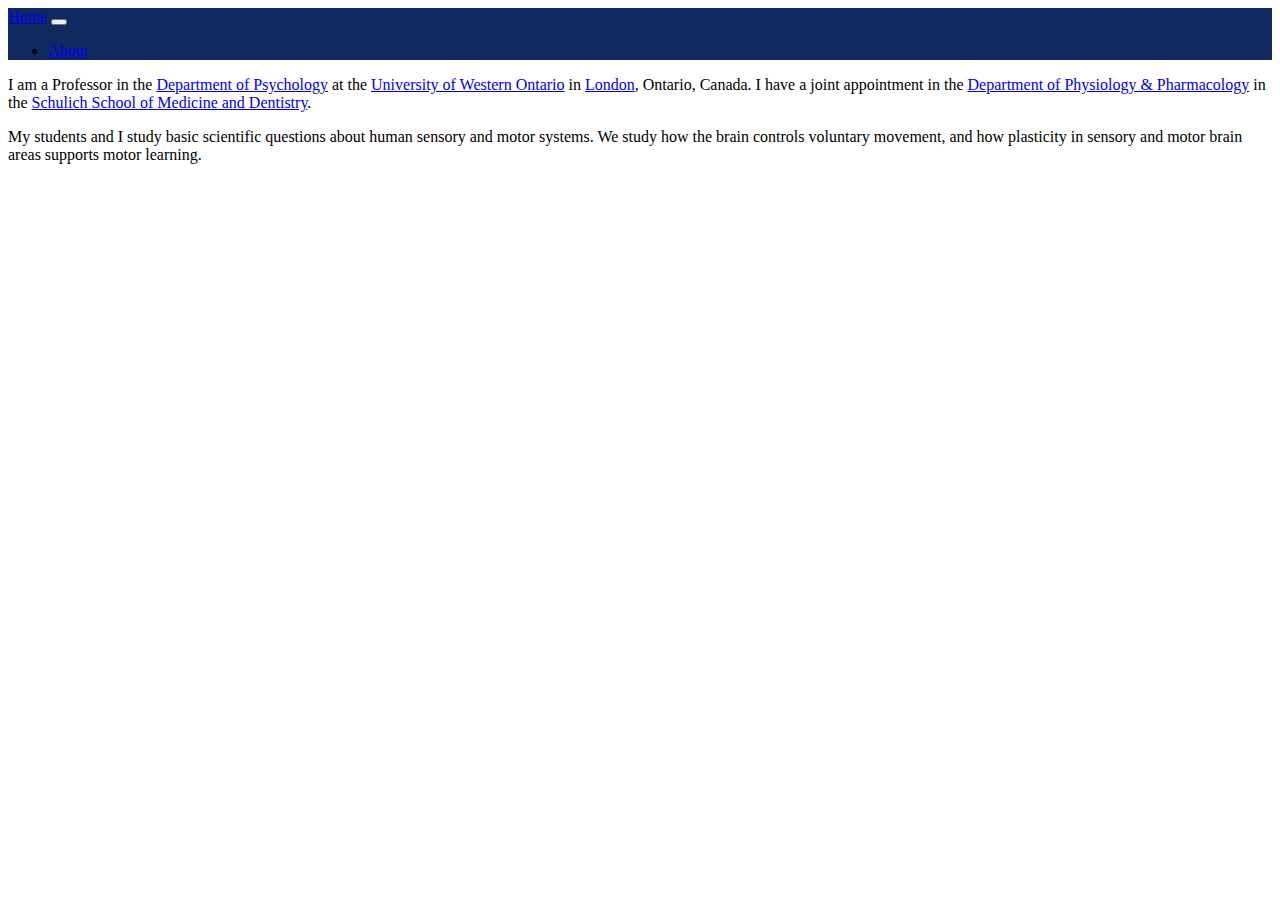
<file: bootstrap/index.html>
<!DOCTYPE html>
<html lang="en">

<head>
    <meta charset="UTF-8">
    <meta name="viewport" content="width=device-width, initial-scale=1.0">
    <title>Bootstrap Demo</title>
    <link href="https://cdn.jsdelivr.net/npm/bootstrap@5.3.8/dist/css/bootstrap.min.css" rel="stylesheet" integrity="sha384-sRIl4kxILFvY47J16cr9ZwB07vP4J8+LH7qKQnuqkuIAvNWLzeN8tE5YBujZqJLB" crossorigin="anonymous">
</head>

<body>
    
  <main>
    <nav class="navbar fixed-top navbar-expand-md navbar-dark" style="background-color: #102a5f;">
      <div class="container">
        <a class="navbar-brand" href="index.html">Home</a>
        <button class="navbar-toggler" type="button" data-bs-toggle="collapse" data-bs-target="#navbarResponsive" aria-controls="navbarResponsive" aria-expanded="false" aria-label="Toggle navigation">
          <span class="navbar-toggler-icon"></span>
        </button>
        <div class="collapse navbar-collapse" id="navbarResponsive">
          <ul class="navbar-nav me-auto">
            <li class="nav-item">
              <a class="nav-link" href="about.html">About</a>
            </li>
            </li>
          </ul>
        </div>
      </div>
    </nav>
    
    <div class="container mt-5 pt-5">
      <p>I am a Professor in the <a href="http://psychology.uwo.ca">Department of Psychology</a> at the <a href="https://www.uwo.ca">University of Western Ontario</a> in <a href="https://london.ca/living-london">London</a>, Ontario, Canada. I have a joint appointment in the <a href="https://www.schulich.uwo.ca/physpharm/">Department of Physiology &amp; Pharmacology</a> in the <a href="https://www.schulich.uwo.ca">Schulich School of Medicine and Dentistry</a>.</p>
      <p>My students and I study basic scientific questions about human sensory and motor systems. We study how the brain controls voluntary movement, and how plasticity in sensory and motor brain areas supports motor learning.</p>
    </div>

  </main>
  
    <script src="https://cdn.jsdelivr.net/npm/bootstrap@5.3.8/dist/js/bootstrap.bundle.min.js" integrity="sha384-FKyoEForCGlyvwx9Hj09JcYn3nv7wiPVlz7YYwJrWVcXK/BmnVDxM+D2scQbITxI" crossorigin="anonymous"></script>
</body>
</html>
</file>
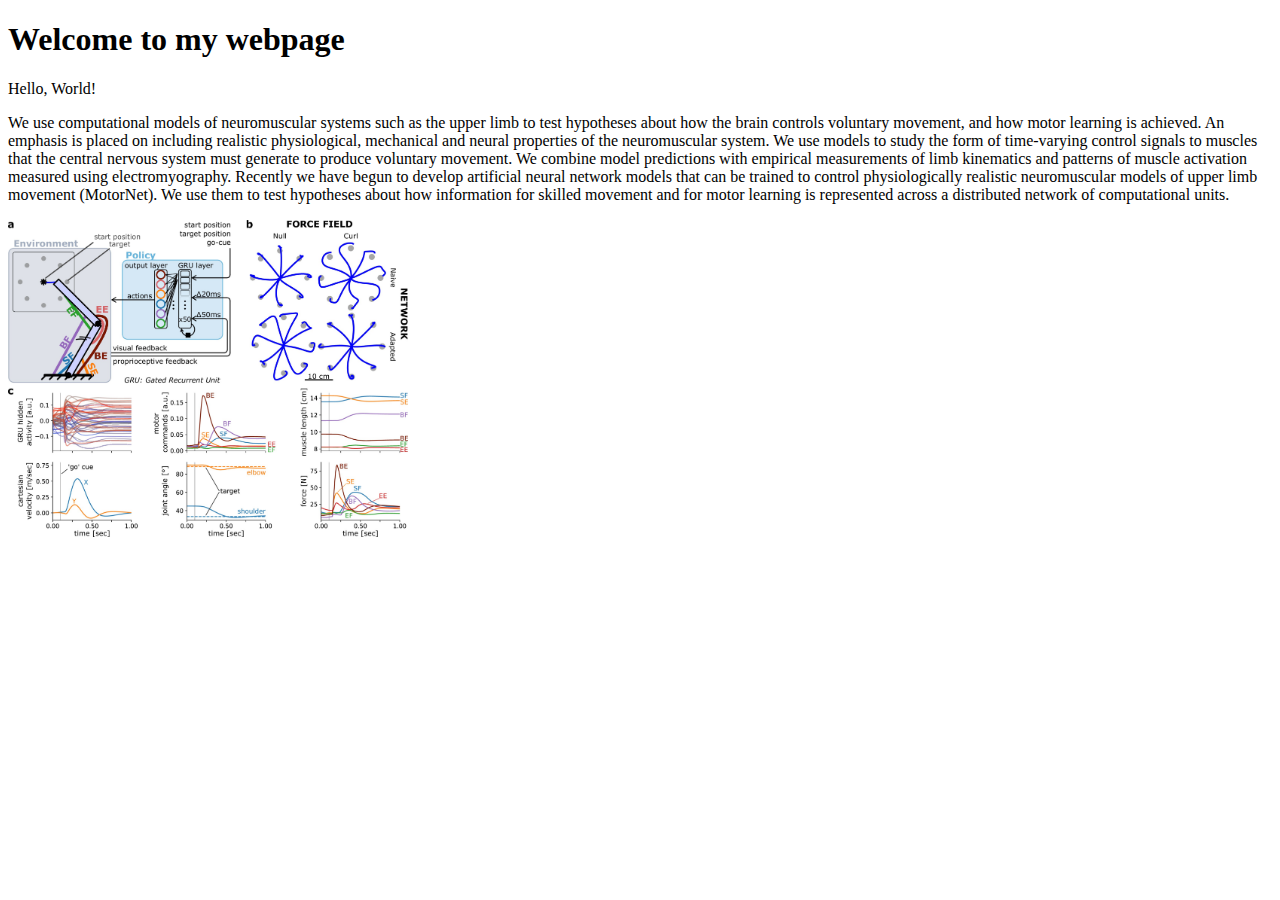
<file: html/index.html>
<!DOCTYPE html>
<html lang="en">

<head>
    <meta charset="UTF-8">
    <meta name="viewport" content="width=device-width, initial-scale=1.0">
    <title>My Webpage</title>
    <!-- <link rel="stylesheet" href="style.css"> -->
</head>

<body>

    <h1>Welcome to my webpage</h1>
    
    <p>Hello, World!</p>

    <div class="container">
    
        <p class="text">
            We use computational models of neuromuscular systems such as the upper limb to test hypotheses about how the brain controls voluntary movement, and how motor learning is achieved. An emphasis is placed on including realistic physiological, mechanical and neural properties of the neuromuscular system. We use models to study the form of time-varying control signals to muscles that the central nervous system must generate to produce voluntary movement. We combine model predictions with empirical measurements of limb kinematics and patterns of muscle activation measured using electromyography. Recently we have begun to develop artificial neural network models that can be trained to control physiologically realistic neuromuscular models of upper limb movement (MotorNet). We use them to test hypotheses about how information for skilled movement and for motor learning is represented across a distributed network of computational units.
        </p>

        <div class="image">
            <img src="motornet_fig.jpg" style="max-width: 400px;">
        </div>
    
    </div>

</body>

</html>
</file>
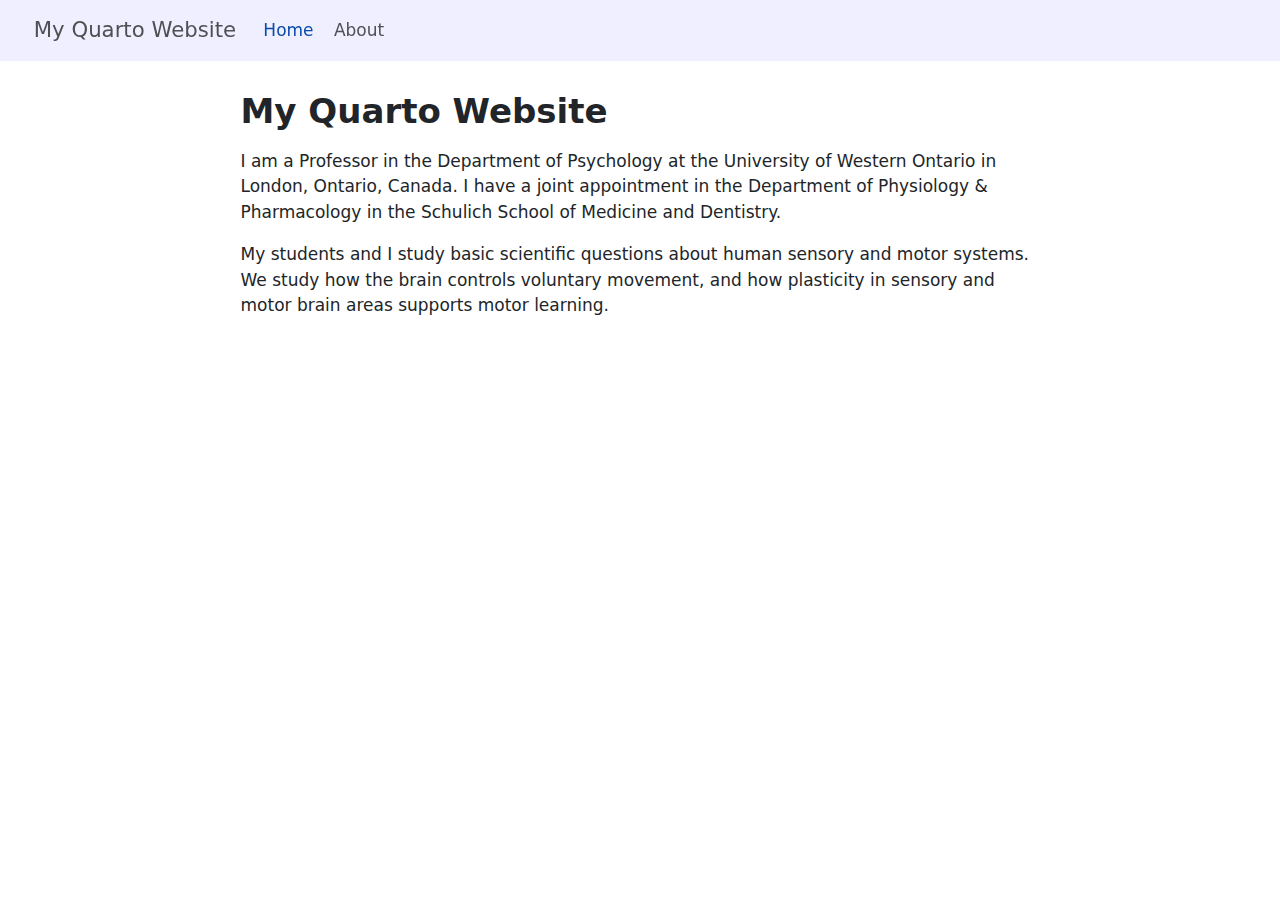
<file: quarto/docs/index.html>
<!DOCTYPE html>
<html xmlns="http://www.w3.org/1999/xhtml" lang="en" xml:lang="en"><head>

<meta charset="utf-8">
<meta name="generator" content="quarto-1.8.25">

<meta name="viewport" content="width=device-width, initial-scale=1.0, user-scalable=yes">


<title>My Quarto Website</title>
<style>
code{white-space: pre-wrap;}
span.smallcaps{font-variant: small-caps;}
div.columns{display: flex; gap: min(4vw, 1.5em);}
div.column{flex: auto; overflow-x: auto;}
div.hanging-indent{margin-left: 1.5em; text-indent: -1.5em;}
ul.task-list{list-style: none;}
ul.task-list li input[type="checkbox"] {
  width: 0.8em;
  margin: 0 0.8em 0.2em -1em; /* quarto-specific, see https://github.com/quarto-dev/quarto-cli/issues/4556 */ 
  vertical-align: middle;
}
</style>


<script src="site_libs/quarto-nav/quarto-nav.js"></script>
<script src="site_libs/clipboard/clipboard.min.js"></script>
<script src="site_libs/quarto-search/autocomplete.umd.js"></script>
<script src="site_libs/quarto-search/fuse.min.js"></script>
<script src="site_libs/quarto-search/quarto-search.js"></script>
<meta name="quarto:offset" content="./">
<script src="site_libs/quarto-html/quarto.js" type="module"></script>
<script src="site_libs/quarto-html/tabsets/tabsets.js" type="module"></script>
<script src="site_libs/quarto-html/axe/axe-check.js" type="module"></script>
<script src="site_libs/quarto-html/popper.min.js"></script>
<script src="site_libs/quarto-html/tippy.umd.min.js"></script>
<script src="site_libs/quarto-html/anchor.min.js"></script>
<link href="site_libs/quarto-html/tippy.css" rel="stylesheet">
<link href="site_libs/quarto-html/quarto-syntax-highlighting-7b89279ff1a6dce999919e0e67d4d9ec.css" rel="stylesheet" id="quarto-text-highlighting-styles">
<script src="site_libs/bootstrap/bootstrap.min.js"></script>
<link href="site_libs/bootstrap/bootstrap-icons.css" rel="stylesheet">
<link href="site_libs/bootstrap/bootstrap-b9db5a986f36853ee3c22a79d7babf1d.min.css" rel="stylesheet" append-hash="true" id="quarto-bootstrap" data-mode="light">
<script id="quarto-search-options" type="application/json">{
  "location": "navbar",
  "copy-button": false,
  "collapse-after": 3,
  "panel-placement": "end",
  "type": "overlay",
  "limit": 50,
  "keyboard-shortcut": [
    "f",
    "/",
    "s"
  ],
  "show-item-context": false,
  "language": {
    "search-no-results-text": "No results",
    "search-matching-documents-text": "matching documents",
    "search-copy-link-title": "Copy link to search",
    "search-hide-matches-text": "Hide additional matches",
    "search-more-match-text": "more match in this document",
    "search-more-matches-text": "more matches in this document",
    "search-clear-button-title": "Clear",
    "search-text-placeholder": "",
    "search-detached-cancel-button-title": "Cancel",
    "search-submit-button-title": "Submit",
    "search-label": "Search"
  }
}</script>


</head>

<body class="nav-fixed fullcontent quarto-light">

<div id="quarto-search-results"></div>
  <header id="quarto-header" class="headroom fixed-top">
    <nav class="navbar navbar-expand-lg " data-bs-theme="dark">
      <div class="navbar-container container-fluid">
      <div class="navbar-brand-container mx-auto">
    <a href="./index.html" class="navbar-brand navbar-brand-logo">
    </a>
    <a class="navbar-brand" href="./index.html">
    <span class="navbar-title">My Quarto Website</span>
    </a>
  </div>
          <button class="navbar-toggler" type="button" data-bs-toggle="collapse" data-bs-target="#navbarCollapse" aria-controls="navbarCollapse" role="menu" aria-expanded="false" aria-label="Toggle navigation" onclick="if (window.quartoToggleHeadroom) { window.quartoToggleHeadroom(); }">
  <span class="navbar-toggler-icon"></span>
</button>
          <div class="collapse navbar-collapse" id="navbarCollapse">
            <ul class="navbar-nav navbar-nav-scroll me-auto">
  <li class="nav-item">
    <a class="nav-link active" href="./index.html" aria-current="page"> 
<span class="menu-text">Home</span></a>
  </li>  
  <li class="nav-item">
    <a class="nav-link" href="./about.html"> 
<span class="menu-text">About</span></a>
  </li>  
</ul>
          </div> <!-- /navcollapse -->
            <div class="quarto-navbar-tools">
</div>
      </div> <!-- /container-fluid -->
    </nav>
</header>
<!-- content -->
<div id="quarto-content" class="quarto-container page-columns page-rows-contents page-layout-article page-navbar">
<!-- sidebar -->
<!-- margin-sidebar -->
    
<!-- main -->
<main class="content" id="quarto-document-content">

<header id="title-block-header" class="quarto-title-block default">
<div class="quarto-title">
<h1 class="title">My Quarto Website</h1>
</div>



<div class="quarto-title-meta">

    
  
    
  </div>
  


</header>


<p>I am a Professor in the Department of Psychology at the University of Western Ontario in London, Ontario, Canada. I have a joint appointment in the Department of Physiology &amp; Pharmacology in the Schulich School of Medicine and Dentistry.</p>
<p>My students and I study basic scientific questions about human sensory and motor systems. We study how the brain controls voluntary movement, and how plasticity in sensory and motor brain areas supports motor learning.</p>



</main> <!-- /main -->
<script id="quarto-html-after-body" type="application/javascript">
  window.document.addEventListener("DOMContentLoaded", function (event) {
    const icon = "";
    const anchorJS = new window.AnchorJS();
    anchorJS.options = {
      placement: 'right',
      icon: icon
    };
    anchorJS.add('.anchored');
    const isCodeAnnotation = (el) => {
      for (const clz of el.classList) {
        if (clz.startsWith('code-annotation-')) {                     
          return true;
        }
      }
      return false;
    }
    const onCopySuccess = function(e) {
      // button target
      const button = e.trigger;
      // don't keep focus
      button.blur();
      // flash "checked"
      button.classList.add('code-copy-button-checked');
      var currentTitle = button.getAttribute("title");
      button.setAttribute("title", "Copied!");
      let tooltip;
      if (window.bootstrap) {
        button.setAttribute("data-bs-toggle", "tooltip");
        button.setAttribute("data-bs-placement", "left");
        button.setAttribute("data-bs-title", "Copied!");
        tooltip = new bootstrap.Tooltip(button, 
          { trigger: "manual", 
            customClass: "code-copy-button-tooltip",
            offset: [0, -8]});
        tooltip.show();    
      }
      setTimeout(function() {
        if (tooltip) {
          tooltip.hide();
          button.removeAttribute("data-bs-title");
          button.removeAttribute("data-bs-toggle");
          button.removeAttribute("data-bs-placement");
        }
        button.setAttribute("title", currentTitle);
        button.classList.remove('code-copy-button-checked');
      }, 1000);
      // clear code selection
      e.clearSelection();
    }
    const getTextToCopy = function(trigger) {
      const outerScaffold = trigger.parentElement.cloneNode(true);
      const codeEl = outerScaffold.querySelector('code');
      for (const childEl of codeEl.children) {
        if (isCodeAnnotation(childEl)) {
          childEl.remove();
        }
      }
      return codeEl.innerText;
    }
    const clipboard = new window.ClipboardJS('.code-copy-button:not([data-in-quarto-modal])', {
      text: getTextToCopy
    });
    clipboard.on('success', onCopySuccess);
    if (window.document.getElementById('quarto-embedded-source-code-modal')) {
      const clipboardModal = new window.ClipboardJS('.code-copy-button[data-in-quarto-modal]', {
        text: getTextToCopy,
        container: window.document.getElementById('quarto-embedded-source-code-modal')
      });
      clipboardModal.on('success', onCopySuccess);
    }
      var localhostRegex = new RegExp(/^(?:http|https):\/\/localhost\:?[0-9]*\//);
      var mailtoRegex = new RegExp(/^mailto:/);
        var filterRegex = new RegExp('/' + window.location.host + '/');
      var isInternal = (href) => {
          return filterRegex.test(href) || localhostRegex.test(href) || mailtoRegex.test(href);
      }
      // Inspect non-navigation links and adorn them if external
     var links = window.document.querySelectorAll('a[href]:not(.nav-link):not(.navbar-brand):not(.toc-action):not(.sidebar-link):not(.sidebar-item-toggle):not(.pagination-link):not(.no-external):not([aria-hidden]):not(.dropdown-item):not(.quarto-navigation-tool):not(.about-link)');
      for (var i=0; i<links.length; i++) {
        const link = links[i];
        if (!isInternal(link.href)) {
          // undo the damage that might have been done by quarto-nav.js in the case of
          // links that we want to consider external
          if (link.dataset.originalHref !== undefined) {
            link.href = link.dataset.originalHref;
          }
        }
      }
    function tippyHover(el, contentFn, onTriggerFn, onUntriggerFn) {
      const config = {
        allowHTML: true,
        maxWidth: 500,
        delay: 100,
        arrow: false,
        appendTo: function(el) {
            return el.parentElement;
        },
        interactive: true,
        interactiveBorder: 10,
        theme: 'quarto',
        placement: 'bottom-start',
      };
      if (contentFn) {
        config.content = contentFn;
      }
      if (onTriggerFn) {
        config.onTrigger = onTriggerFn;
      }
      if (onUntriggerFn) {
        config.onUntrigger = onUntriggerFn;
      }
      window.tippy(el, config); 
    }
    const noterefs = window.document.querySelectorAll('a[role="doc-noteref"]');
    for (var i=0; i<noterefs.length; i++) {
      const ref = noterefs[i];
      tippyHover(ref, function() {
        // use id or data attribute instead here
        let href = ref.getAttribute('data-footnote-href') || ref.getAttribute('href');
        try { href = new URL(href).hash; } catch {}
        const id = href.replace(/^#\/?/, "");
        const note = window.document.getElementById(id);
        if (note) {
          return note.innerHTML;
        } else {
          return "";
        }
      });
    }
    const xrefs = window.document.querySelectorAll('a.quarto-xref');
    const processXRef = (id, note) => {
      // Strip column container classes
      const stripColumnClz = (el) => {
        el.classList.remove("page-full", "page-columns");
        if (el.children) {
          for (const child of el.children) {
            stripColumnClz(child);
          }
        }
      }
      stripColumnClz(note)
      if (id === null || id.startsWith('sec-')) {
        // Special case sections, only their first couple elements
        const container = document.createElement("div");
        if (note.children && note.children.length > 2) {
          container.appendChild(note.children[0].cloneNode(true));
          for (let i = 1; i < note.children.length; i++) {
            const child = note.children[i];
            if (child.tagName === "P" && child.innerText === "") {
              continue;
            } else {
              container.appendChild(child.cloneNode(true));
              break;
            }
          }
          if (window.Quarto?.typesetMath) {
            window.Quarto.typesetMath(container);
          }
          return container.innerHTML
        } else {
          if (window.Quarto?.typesetMath) {
            window.Quarto.typesetMath(note);
          }
          return note.innerHTML;
        }
      } else {
        // Remove any anchor links if they are present
        const anchorLink = note.querySelector('a.anchorjs-link');
        if (anchorLink) {
          anchorLink.remove();
        }
        if (window.Quarto?.typesetMath) {
          window.Quarto.typesetMath(note);
        }
        if (note.classList.contains("callout")) {
          return note.outerHTML;
        } else {
          return note.innerHTML;
        }
      }
    }
    for (var i=0; i<xrefs.length; i++) {
      const xref = xrefs[i];
      tippyHover(xref, undefined, function(instance) {
        instance.disable();
        let url = xref.getAttribute('href');
        let hash = undefined; 
        if (url.startsWith('#')) {
          hash = url;
        } else {
          try { hash = new URL(url).hash; } catch {}
        }
        if (hash) {
          const id = hash.replace(/^#\/?/, "");
          const note = window.document.getElementById(id);
          if (note !== null) {
            try {
              const html = processXRef(id, note.cloneNode(true));
              instance.setContent(html);
            } finally {
              instance.enable();
              instance.show();
            }
          } else {
            // See if we can fetch this
            fetch(url.split('#')[0])
            .then(res => res.text())
            .then(html => {
              const parser = new DOMParser();
              const htmlDoc = parser.parseFromString(html, "text/html");
              const note = htmlDoc.getElementById(id);
              if (note !== null) {
                const html = processXRef(id, note);
                instance.setContent(html);
              } 
            }).finally(() => {
              instance.enable();
              instance.show();
            });
          }
        } else {
          // See if we can fetch a full url (with no hash to target)
          // This is a special case and we should probably do some content thinning / targeting
          fetch(url)
          .then(res => res.text())
          .then(html => {
            const parser = new DOMParser();
            const htmlDoc = parser.parseFromString(html, "text/html");
            const note = htmlDoc.querySelector('main.content');
            if (note !== null) {
              // This should only happen for chapter cross references
              // (since there is no id in the URL)
              // remove the first header
              if (note.children.length > 0 && note.children[0].tagName === "HEADER") {
                note.children[0].remove();
              }
              const html = processXRef(null, note);
              instance.setContent(html);
            } 
          }).finally(() => {
            instance.enable();
            instance.show();
          });
        }
      }, function(instance) {
      });
    }
        let selectedAnnoteEl;
        const selectorForAnnotation = ( cell, annotation) => {
          let cellAttr = 'data-code-cell="' + cell + '"';
          let lineAttr = 'data-code-annotation="' +  annotation + '"';
          const selector = 'span[' + cellAttr + '][' + lineAttr + ']';
          return selector;
        }
        const selectCodeLines = (annoteEl) => {
          const doc = window.document;
          const targetCell = annoteEl.getAttribute("data-target-cell");
          const targetAnnotation = annoteEl.getAttribute("data-target-annotation");
          const annoteSpan = window.document.querySelector(selectorForAnnotation(targetCell, targetAnnotation));
          const lines = annoteSpan.getAttribute("data-code-lines").split(",");
          const lineIds = lines.map((line) => {
            return targetCell + "-" + line;
          })
          let top = null;
          let height = null;
          let parent = null;
          if (lineIds.length > 0) {
              //compute the position of the single el (top and bottom and make a div)
              const el = window.document.getElementById(lineIds[0]);
              top = el.offsetTop;
              height = el.offsetHeight;
              parent = el.parentElement.parentElement;
            if (lineIds.length > 1) {
              const lastEl = window.document.getElementById(lineIds[lineIds.length - 1]);
              const bottom = lastEl.offsetTop + lastEl.offsetHeight;
              height = bottom - top;
            }
            if (top !== null && height !== null && parent !== null) {
              // cook up a div (if necessary) and position it 
              let div = window.document.getElementById("code-annotation-line-highlight");
              if (div === null) {
                div = window.document.createElement("div");
                div.setAttribute("id", "code-annotation-line-highlight");
                div.style.position = 'absolute';
                parent.appendChild(div);
              }
              div.style.top = top - 2 + "px";
              div.style.height = height + 4 + "px";
              div.style.left = 0;
              let gutterDiv = window.document.getElementById("code-annotation-line-highlight-gutter");
              if (gutterDiv === null) {
                gutterDiv = window.document.createElement("div");
                gutterDiv.setAttribute("id", "code-annotation-line-highlight-gutter");
                gutterDiv.style.position = 'absolute';
                const codeCell = window.document.getElementById(targetCell);
                const gutter = codeCell.querySelector('.code-annotation-gutter');
                gutter.appendChild(gutterDiv);
              }
              gutterDiv.style.top = top - 2 + "px";
              gutterDiv.style.height = height + 4 + "px";
            }
            selectedAnnoteEl = annoteEl;
          }
        };
        const unselectCodeLines = () => {
          const elementsIds = ["code-annotation-line-highlight", "code-annotation-line-highlight-gutter"];
          elementsIds.forEach((elId) => {
            const div = window.document.getElementById(elId);
            if (div) {
              div.remove();
            }
          });
          selectedAnnoteEl = undefined;
        };
          // Handle positioning of the toggle
      window.addEventListener(
        "resize",
        throttle(() => {
          elRect = undefined;
          if (selectedAnnoteEl) {
            selectCodeLines(selectedAnnoteEl);
          }
        }, 10)
      );
      function throttle(fn, ms) {
      let throttle = false;
      let timer;
        return (...args) => {
          if(!throttle) { // first call gets through
              fn.apply(this, args);
              throttle = true;
          } else { // all the others get throttled
              if(timer) clearTimeout(timer); // cancel #2
              timer = setTimeout(() => {
                fn.apply(this, args);
                timer = throttle = false;
              }, ms);
          }
        };
      }
        // Attach click handler to the DT
        const annoteDls = window.document.querySelectorAll('dt[data-target-cell]');
        for (const annoteDlNode of annoteDls) {
          annoteDlNode.addEventListener('click', (event) => {
            const clickedEl = event.target;
            if (clickedEl !== selectedAnnoteEl) {
              unselectCodeLines();
              const activeEl = window.document.querySelector('dt[data-target-cell].code-annotation-active');
              if (activeEl) {
                activeEl.classList.remove('code-annotation-active');
              }
              selectCodeLines(clickedEl);
              clickedEl.classList.add('code-annotation-active');
            } else {
              // Unselect the line
              unselectCodeLines();
              clickedEl.classList.remove('code-annotation-active');
            }
          });
        }
    const findCites = (el) => {
      const parentEl = el.parentElement;
      if (parentEl) {
        const cites = parentEl.dataset.cites;
        if (cites) {
          return {
            el,
            cites: cites.split(' ')
          };
        } else {
          return findCites(el.parentElement)
        }
      } else {
        return undefined;
      }
    };
    var bibliorefs = window.document.querySelectorAll('a[role="doc-biblioref"]');
    for (var i=0; i<bibliorefs.length; i++) {
      const ref = bibliorefs[i];
      const citeInfo = findCites(ref);
      if (citeInfo) {
        tippyHover(citeInfo.el, function() {
          var popup = window.document.createElement('div');
          citeInfo.cites.forEach(function(cite) {
            var citeDiv = window.document.createElement('div');
            citeDiv.classList.add('hanging-indent');
            citeDiv.classList.add('csl-entry');
            var biblioDiv = window.document.getElementById('ref-' + cite);
            if (biblioDiv) {
              citeDiv.innerHTML = biblioDiv.innerHTML;
            }
            popup.appendChild(citeDiv);
          });
          return popup.innerHTML;
        });
      }
    }
  });
  </script>
</div> <!-- /content -->




</body></html>
</file>
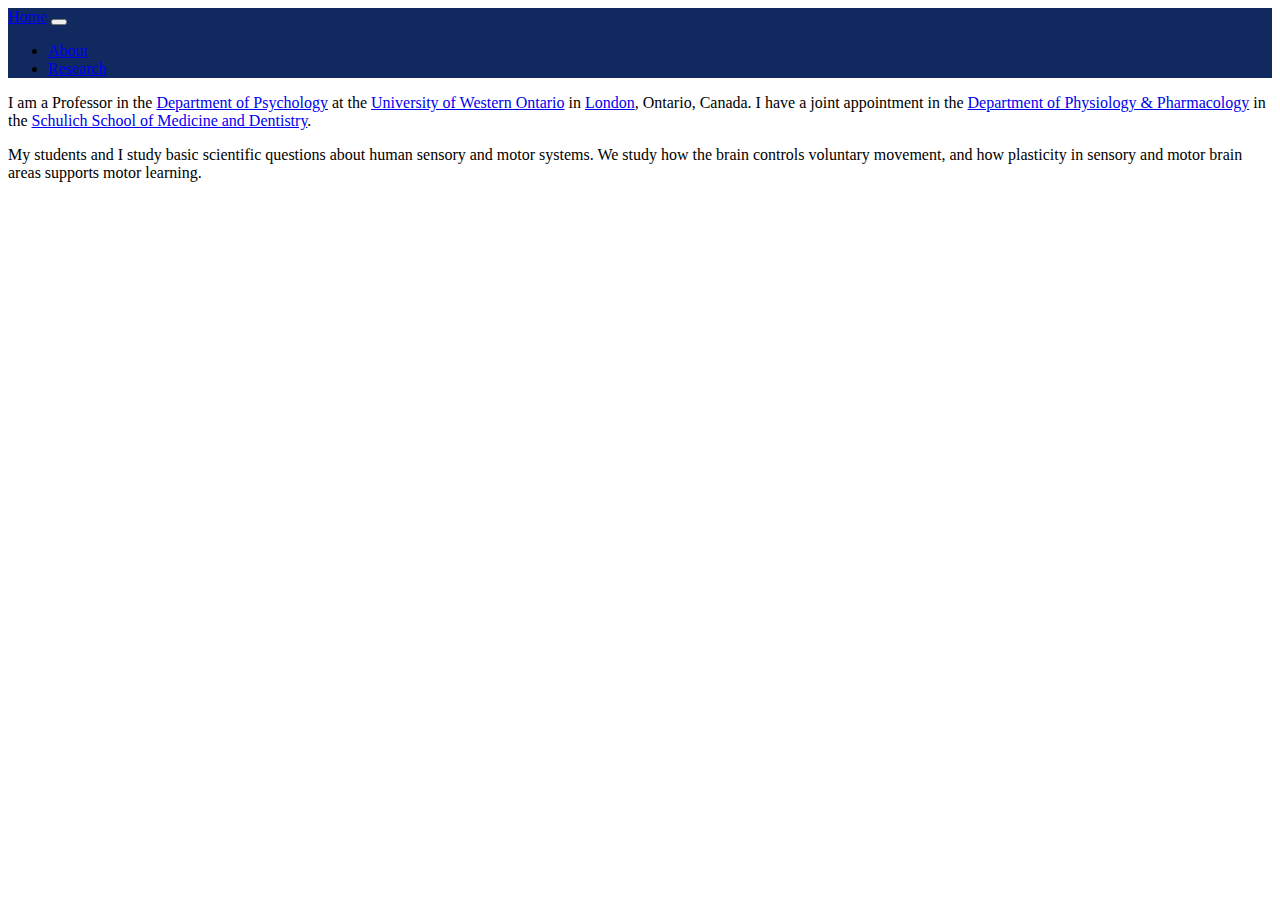
<file: bootstrap/about.html>
<!DOCTYPE html>
<html lang="en">

<head>
    <meta charset="UTF-8">
    <meta name="viewport" content="width=device-width, initial-scale=1.0">
    <title>Bootstrap Demo</title>
    <link href="https://cdn.jsdelivr.net/npm/bootstrap@5.3.8/dist/css/bootstrap.min.css" rel="stylesheet" integrity="sha384-sRIl4kxILFvY47J16cr9ZwB07vP4J8+LH7qKQnuqkuIAvNWLzeN8tE5YBujZqJLB" crossorigin="anonymous">
</head>

<body>
    
  <main>

    <nav class="navbar fixed-top navbar-expand-md navbar-dark" style="background-color: #102a5f;">
      <div class="container">
        <a class="navbar-brand" href="index.html">Home</a>
        <button class="navbar-toggler" type="button" data-bs-toggle="collapse" data-bs-target="#navbarResponsive" aria-controls="navbarResponsive" aria-expanded="false" aria-label="Toggle navigation">
          <span class="navbar-toggler-icon"></span>
        </button>
        <div class="collapse navbar-collapse" id="navbarResponsive">
          <ul class="navbar-nav me-auto">
            <li class="nav-item">
              <a class="nav-link active" href="about.html">About</a>
              </li>
            <li>
              <a class="nav-link" href="research.html">Research</a>
            </li>
            </li>
          </ul>
        </div>
      </div>
    </nav>
    
    <div class="container mt-5 pt-5">
      <p>I am a Professor in the <a href="http://psychology.uwo.ca">Department of Psychology</a> at the <a href="https://www.uwo.ca">University of Western Ontario</a> in <a href="https://london.ca/living-london">London</a>, Ontario, Canada. I have a joint appointment in the <a href="https://www.schulich.uwo.ca/physpharm/">Department of Physiology &amp; Pharmacology</a> in the <a href="https://www.schulich.uwo.ca">Schulich School of Medicine and Dentistry</a>.</p>
      <p>My students and I study basic scientific questions about human sensory and motor systems. We study how the brain controls voluntary movement, and how plasticity in sensory and motor brain areas supports motor learning.</p>
    </div>

  </main>
  
    <script src="https://cdn.jsdelivr.net/npm/bootstrap@5.3.8/dist/js/bootstrap.bundle.min.js" integrity="sha384-FKyoEForCGlyvwx9Hj09JcYn3nv7wiPVlz7YYwJrWVcXK/BmnVDxM+D2scQbITxI" crossorigin="anonymous"></script>
</body>
</html>
</file>
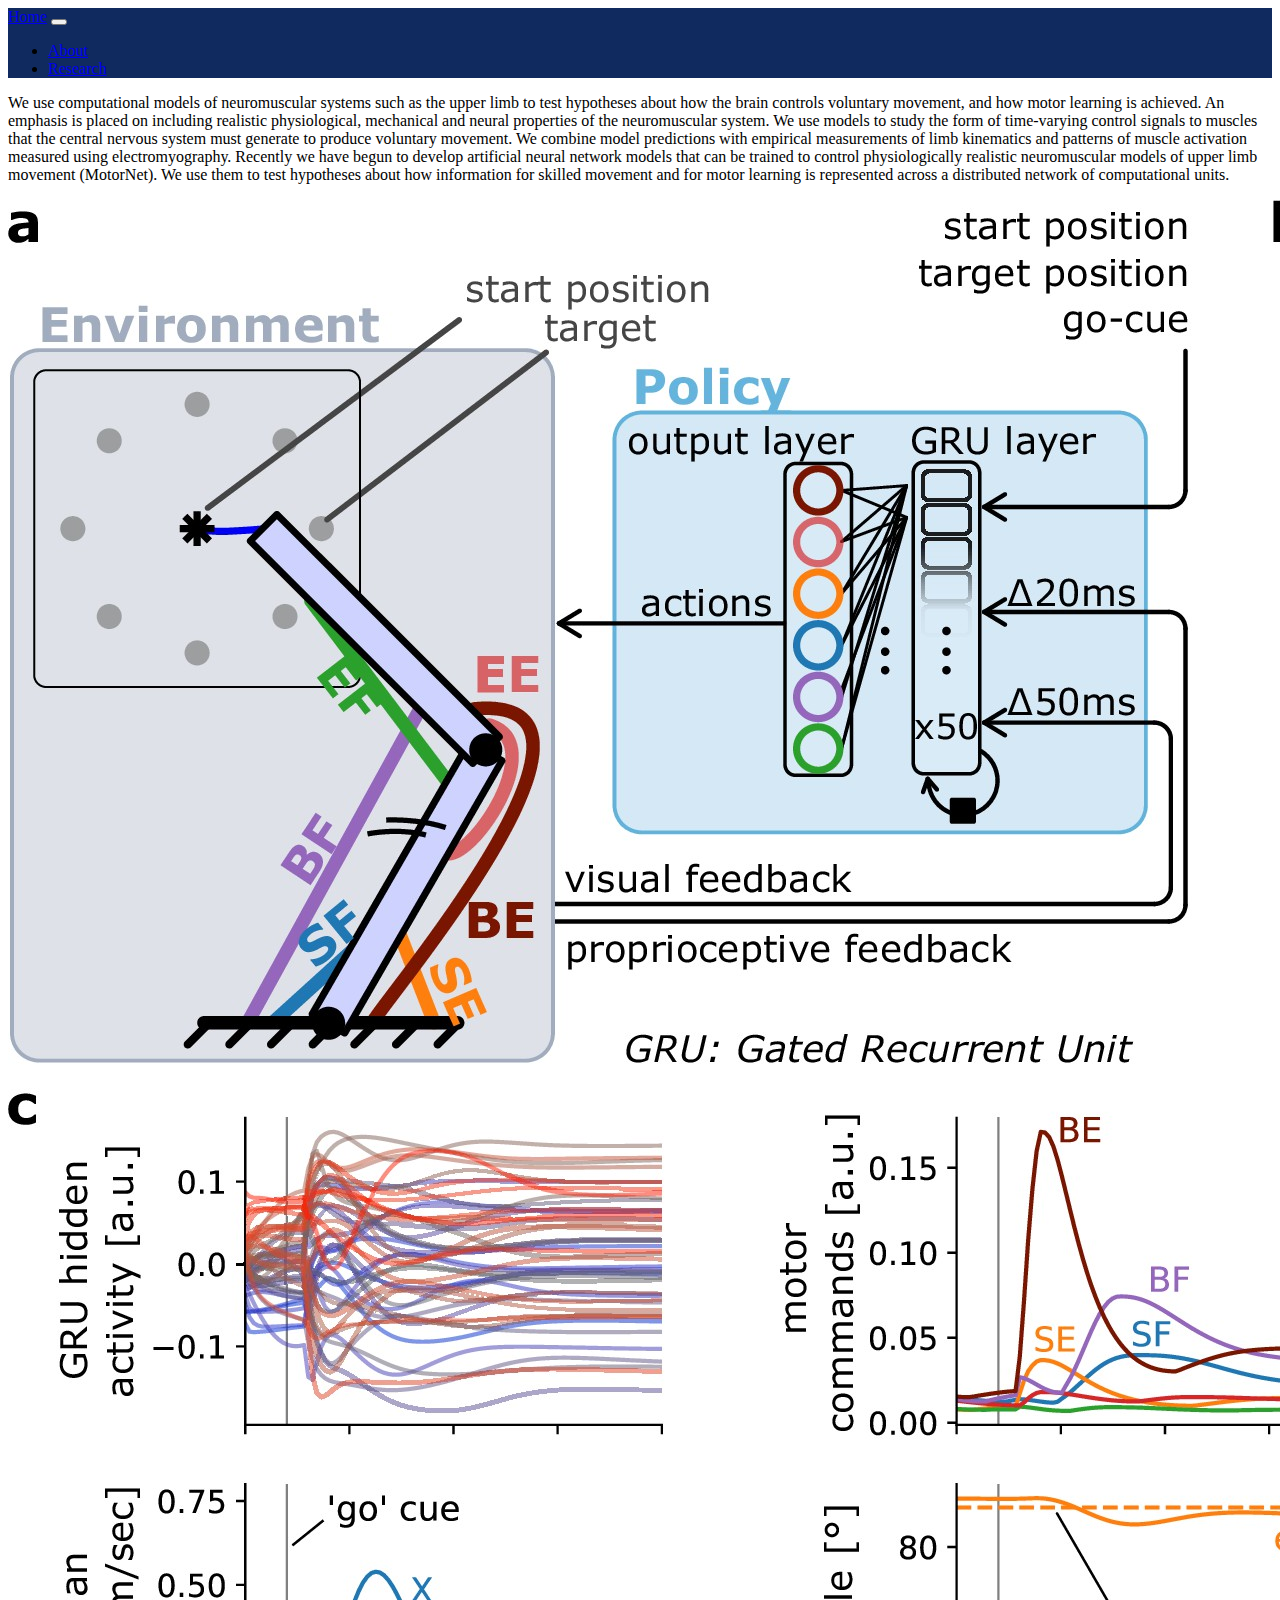
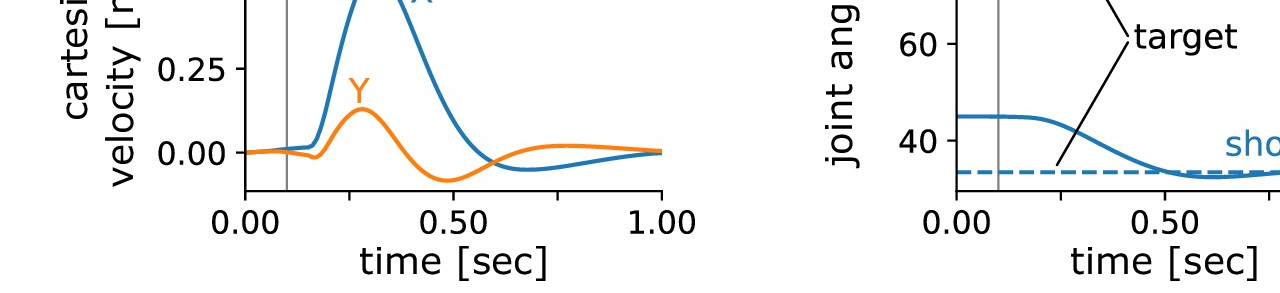
<file: bootstrap/research.html>
<!DOCTYPE html>
<html lang="en">

<head>
    <meta charset="UTF-8">
    <meta name="viewport" content="width=device-width, initial-scale=1.0">
    <title>Bootstrap Demo</title>
    <link href="https://cdn.jsdelivr.net/npm/bootstrap@5.3.8/dist/css/bootstrap.min.css" rel="stylesheet" integrity="sha384-sRIl4kxILFvY47J16cr9ZwB07vP4J8+LH7qKQnuqkuIAvNWLzeN8tE5YBujZqJLB" crossorigin="anonymous">
</head>

<body>
    
  <main>

    <nav class="navbar fixed-top navbar-expand-md navbar-dark" style="background-color: #102a5f;">
      <div class="container">
        <a class="navbar-brand" href="index.html">Home</a>
        <button class="navbar-toggler" type="button" data-bs-toggle="collapse" data-bs-target="#navbarResponsive" aria-controls="navbarResponsive" aria-expanded="false" aria-label="Toggle navigation">
          <span class="navbar-toggler-icon"></span>
        </button>
        <div class="collapse navbar-collapse" id="navbarResponsive">
          <ul class="navbar-nav me-auto">
            <li class="nav-item">
              <a class="nav-link" href="about.html">About</a>
              </li>
            <li>
              <a class="nav-link active" href="research.html">Research</a>
            </li>
            </li>
          </ul>
        </div>
      </div>
    </nav>
    
    <div class="container mt-5 pt-5">
       <p class="text">
            We use computational models of neuromuscular systems such as the upper limb to test hypotheses about how the brain controls voluntary movement, and how motor learning is achieved. An emphasis is placed on including realistic physiological, mechanical and neural properties of the neuromuscular system. We use models to study the form of time-varying control signals to muscles that the central nervous system must generate to produce voluntary movement. We combine model predictions with empirical measurements of limb kinematics and patterns of muscle activation measured using electromyography. Recently we have begun to develop artificial neural network models that can be trained to control physiologically realistic neuromuscular models of upper limb movement (MotorNet). We use them to test hypotheses about how information for skilled movement and for motor learning is represented across a distributed network of computational units.
        </p>
        <img src="motornet_fig.jpg" class="img-fluid rounded mx-auto d-block" alt="Responsive image">
    </div>

  </main>
  
    <script src="https://cdn.jsdelivr.net/npm/bootstrap@5.3.8/dist/js/bootstrap.bundle.min.js" integrity="sha384-FKyoEForCGlyvwx9Hj09JcYn3nv7wiPVlz7YYwJrWVcXK/BmnVDxM+D2scQbITxI" crossorigin="anonymous"></script>
</body>
</html>
</file>
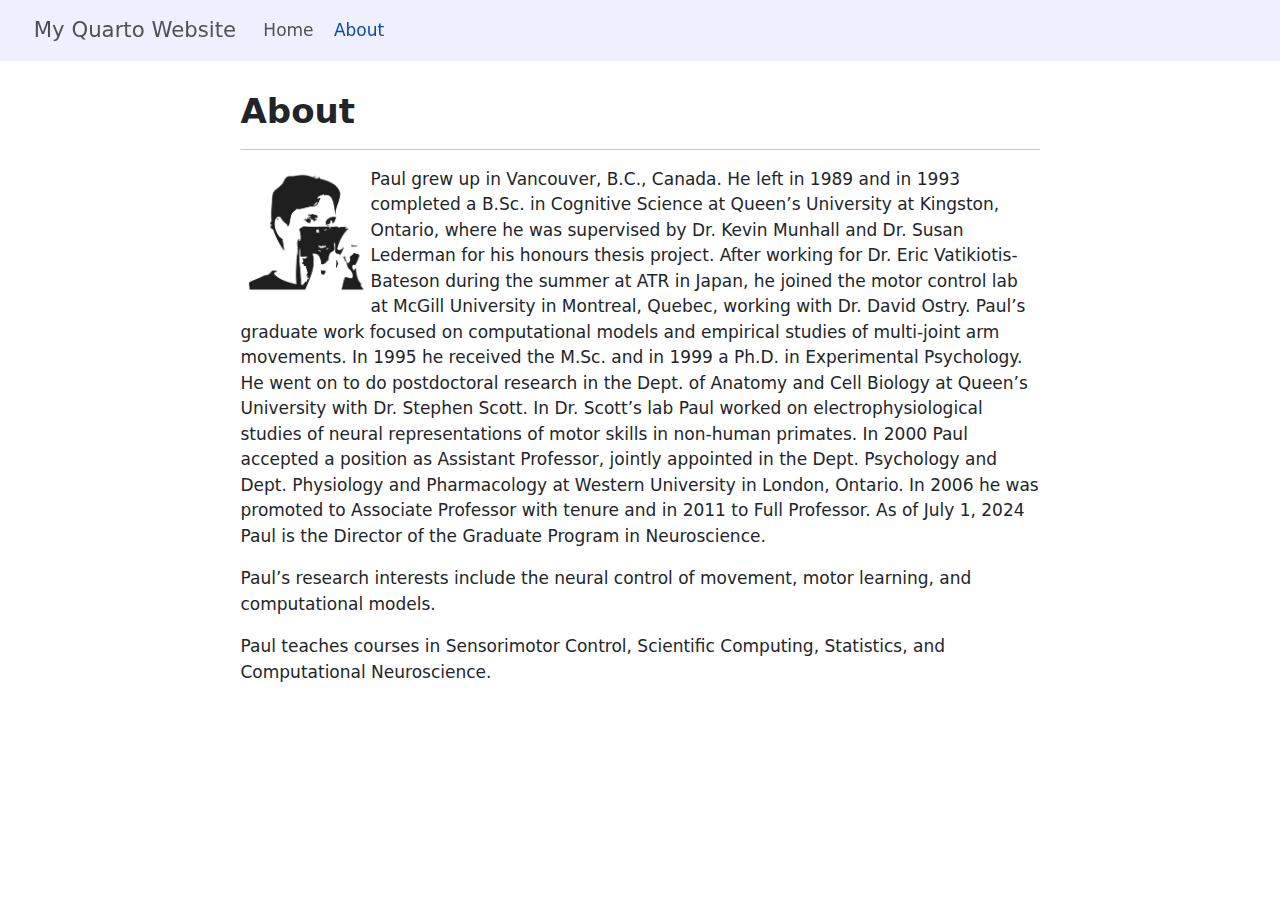
<file: quarto/docs/about.html>
<!DOCTYPE html>
<html xmlns="http://www.w3.org/1999/xhtml" lang="en" xml:lang="en"><head>

<meta charset="utf-8">
<meta name="generator" content="quarto-1.8.25">

<meta name="viewport" content="width=device-width, initial-scale=1.0, user-scalable=yes">


<title>About – My Quarto Website</title>
<style>
code{white-space: pre-wrap;}
span.smallcaps{font-variant: small-caps;}
div.columns{display: flex; gap: min(4vw, 1.5em);}
div.column{flex: auto; overflow-x: auto;}
div.hanging-indent{margin-left: 1.5em; text-indent: -1.5em;}
ul.task-list{list-style: none;}
ul.task-list li input[type="checkbox"] {
  width: 0.8em;
  margin: 0 0.8em 0.2em -1em; /* quarto-specific, see https://github.com/quarto-dev/quarto-cli/issues/4556 */ 
  vertical-align: middle;
}
</style>


<script src="site_libs/quarto-nav/quarto-nav.js"></script>
<script src="site_libs/clipboard/clipboard.min.js"></script>
<script src="site_libs/quarto-search/autocomplete.umd.js"></script>
<script src="site_libs/quarto-search/fuse.min.js"></script>
<script src="site_libs/quarto-search/quarto-search.js"></script>
<meta name="quarto:offset" content="./">
<script src="site_libs/quarto-html/quarto.js" type="module"></script>
<script src="site_libs/quarto-html/tabsets/tabsets.js" type="module"></script>
<script src="site_libs/quarto-html/axe/axe-check.js" type="module"></script>
<script src="site_libs/quarto-html/popper.min.js"></script>
<script src="site_libs/quarto-html/tippy.umd.min.js"></script>
<script src="site_libs/quarto-html/anchor.min.js"></script>
<link href="site_libs/quarto-html/tippy.css" rel="stylesheet">
<link href="site_libs/quarto-html/quarto-syntax-highlighting-7b89279ff1a6dce999919e0e67d4d9ec.css" rel="stylesheet" id="quarto-text-highlighting-styles">
<script src="site_libs/bootstrap/bootstrap.min.js"></script>
<link href="site_libs/bootstrap/bootstrap-icons.css" rel="stylesheet">
<link href="site_libs/bootstrap/bootstrap-b9db5a986f36853ee3c22a79d7babf1d.min.css" rel="stylesheet" append-hash="true" id="quarto-bootstrap" data-mode="light">
<script id="quarto-search-options" type="application/json">{
  "location": "navbar",
  "copy-button": false,
  "collapse-after": 3,
  "panel-placement": "end",
  "type": "overlay",
  "limit": 50,
  "keyboard-shortcut": [
    "f",
    "/",
    "s"
  ],
  "show-item-context": false,
  "language": {
    "search-no-results-text": "No results",
    "search-matching-documents-text": "matching documents",
    "search-copy-link-title": "Copy link to search",
    "search-hide-matches-text": "Hide additional matches",
    "search-more-match-text": "more match in this document",
    "search-more-matches-text": "more matches in this document",
    "search-clear-button-title": "Clear",
    "search-text-placeholder": "",
    "search-detached-cancel-button-title": "Cancel",
    "search-submit-button-title": "Submit",
    "search-label": "Search"
  }
}</script>


</head>

<body class="nav-fixed fullcontent quarto-light">

<div id="quarto-search-results"></div>
  <header id="quarto-header" class="headroom fixed-top">
    <nav class="navbar navbar-expand-lg " data-bs-theme="dark">
      <div class="navbar-container container-fluid">
      <div class="navbar-brand-container mx-auto">
    <a href="./index.html" class="navbar-brand navbar-brand-logo">
    </a>
    <a class="navbar-brand" href="./index.html">
    <span class="navbar-title">My Quarto Website</span>
    </a>
  </div>
          <button class="navbar-toggler" type="button" data-bs-toggle="collapse" data-bs-target="#navbarCollapse" aria-controls="navbarCollapse" role="menu" aria-expanded="false" aria-label="Toggle navigation" onclick="if (window.quartoToggleHeadroom) { window.quartoToggleHeadroom(); }">
  <span class="navbar-toggler-icon"></span>
</button>
          <div class="collapse navbar-collapse" id="navbarCollapse">
            <ul class="navbar-nav navbar-nav-scroll me-auto">
  <li class="nav-item">
    <a class="nav-link" href="./index.html"> 
<span class="menu-text">Home</span></a>
  </li>  
  <li class="nav-item">
    <a class="nav-link active" href="./about.html" aria-current="page"> 
<span class="menu-text">About</span></a>
  </li>  
</ul>
          </div> <!-- /navcollapse -->
            <div class="quarto-navbar-tools">
</div>
      </div> <!-- /container-fluid -->
    </nav>
</header>
<!-- content -->
<div id="quarto-content" class="quarto-container page-columns page-rows-contents page-layout-article page-navbar">
<!-- sidebar -->
<!-- margin-sidebar -->
    
<!-- main -->
<main class="content" id="quarto-document-content">

<header id="title-block-header" class="quarto-title-block default">
<div class="quarto-title">
<h1 class="title">About</h1>
</div>



<div class="quarto-title-meta">

    
  
    
  </div>
  


</header>


<hr>
<p><img src="paul_pic.jpg" class="img-fluid" style="float: left; margin: 5px; width: 120px;"></p>
<p>Paul grew up in Vancouver, B.C., Canada. He left in 1989 and in 1993 completed a B.Sc. in Cognitive Science at Queen’s University at Kingston, Ontario, where he was supervised by Dr.&nbsp;Kevin Munhall and Dr.&nbsp;Susan Lederman for his honours thesis project. After working for Dr.&nbsp;Eric Vatikiotis-Bateson during the summer at ATR in Japan, he joined the motor control lab at McGill University in Montreal, Quebec, working with Dr.&nbsp;David Ostry. Paul’s graduate work focused on computational models and empirical studies of multi-joint arm movements. In 1995 he received the M.Sc. and in 1999 a Ph.D.&nbsp;in Experimental Psychology. He went on to do postdoctoral research in the Dept. of Anatomy and Cell Biology at Queen’s University with Dr.&nbsp;Stephen Scott. In Dr.&nbsp;Scott’s lab Paul worked on electrophysiological studies of neural representations of motor skills in non-human primates. In 2000 Paul accepted a position as Assistant Professor, jointly appointed in the Dept. Psychology and Dept. Physiology and Pharmacology at Western University in London, Ontario. In 2006 he was promoted to Associate Professor with tenure and in 2011 to Full Professor. As of July 1, 2024 Paul is the Director of the Graduate Program in Neuroscience.</p>
<p>Paul’s research interests include the neural control of movement, motor learning, and computational models.</p>
<p>Paul teaches courses in Sensorimotor Control, Scientific Computing, Statistics, and Computational Neuroscience.</p>



</main> <!-- /main -->
<script id="quarto-html-after-body" type="application/javascript">
  window.document.addEventListener("DOMContentLoaded", function (event) {
    const icon = "";
    const anchorJS = new window.AnchorJS();
    anchorJS.options = {
      placement: 'right',
      icon: icon
    };
    anchorJS.add('.anchored');
    const isCodeAnnotation = (el) => {
      for (const clz of el.classList) {
        if (clz.startsWith('code-annotation-')) {                     
          return true;
        }
      }
      return false;
    }
    const onCopySuccess = function(e) {
      // button target
      const button = e.trigger;
      // don't keep focus
      button.blur();
      // flash "checked"
      button.classList.add('code-copy-button-checked');
      var currentTitle = button.getAttribute("title");
      button.setAttribute("title", "Copied!");
      let tooltip;
      if (window.bootstrap) {
        button.setAttribute("data-bs-toggle", "tooltip");
        button.setAttribute("data-bs-placement", "left");
        button.setAttribute("data-bs-title", "Copied!");
        tooltip = new bootstrap.Tooltip(button, 
          { trigger: "manual", 
            customClass: "code-copy-button-tooltip",
            offset: [0, -8]});
        tooltip.show();    
      }
      setTimeout(function() {
        if (tooltip) {
          tooltip.hide();
          button.removeAttribute("data-bs-title");
          button.removeAttribute("data-bs-toggle");
          button.removeAttribute("data-bs-placement");
        }
        button.setAttribute("title", currentTitle);
        button.classList.remove('code-copy-button-checked');
      }, 1000);
      // clear code selection
      e.clearSelection();
    }
    const getTextToCopy = function(trigger) {
      const outerScaffold = trigger.parentElement.cloneNode(true);
      const codeEl = outerScaffold.querySelector('code');
      for (const childEl of codeEl.children) {
        if (isCodeAnnotation(childEl)) {
          childEl.remove();
        }
      }
      return codeEl.innerText;
    }
    const clipboard = new window.ClipboardJS('.code-copy-button:not([data-in-quarto-modal])', {
      text: getTextToCopy
    });
    clipboard.on('success', onCopySuccess);
    if (window.document.getElementById('quarto-embedded-source-code-modal')) {
      const clipboardModal = new window.ClipboardJS('.code-copy-button[data-in-quarto-modal]', {
        text: getTextToCopy,
        container: window.document.getElementById('quarto-embedded-source-code-modal')
      });
      clipboardModal.on('success', onCopySuccess);
    }
      var localhostRegex = new RegExp(/^(?:http|https):\/\/localhost\:?[0-9]*\//);
      var mailtoRegex = new RegExp(/^mailto:/);
        var filterRegex = new RegExp('/' + window.location.host + '/');
      var isInternal = (href) => {
          return filterRegex.test(href) || localhostRegex.test(href) || mailtoRegex.test(href);
      }
      // Inspect non-navigation links and adorn them if external
     var links = window.document.querySelectorAll('a[href]:not(.nav-link):not(.navbar-brand):not(.toc-action):not(.sidebar-link):not(.sidebar-item-toggle):not(.pagination-link):not(.no-external):not([aria-hidden]):not(.dropdown-item):not(.quarto-navigation-tool):not(.about-link)');
      for (var i=0; i<links.length; i++) {
        const link = links[i];
        if (!isInternal(link.href)) {
          // undo the damage that might have been done by quarto-nav.js in the case of
          // links that we want to consider external
          if (link.dataset.originalHref !== undefined) {
            link.href = link.dataset.originalHref;
          }
        }
      }
    function tippyHover(el, contentFn, onTriggerFn, onUntriggerFn) {
      const config = {
        allowHTML: true,
        maxWidth: 500,
        delay: 100,
        arrow: false,
        appendTo: function(el) {
            return el.parentElement;
        },
        interactive: true,
        interactiveBorder: 10,
        theme: 'quarto',
        placement: 'bottom-start',
      };
      if (contentFn) {
        config.content = contentFn;
      }
      if (onTriggerFn) {
        config.onTrigger = onTriggerFn;
      }
      if (onUntriggerFn) {
        config.onUntrigger = onUntriggerFn;
      }
      window.tippy(el, config); 
    }
    const noterefs = window.document.querySelectorAll('a[role="doc-noteref"]');
    for (var i=0; i<noterefs.length; i++) {
      const ref = noterefs[i];
      tippyHover(ref, function() {
        // use id or data attribute instead here
        let href = ref.getAttribute('data-footnote-href') || ref.getAttribute('href');
        try { href = new URL(href).hash; } catch {}
        const id = href.replace(/^#\/?/, "");
        const note = window.document.getElementById(id);
        if (note) {
          return note.innerHTML;
        } else {
          return "";
        }
      });
    }
    const xrefs = window.document.querySelectorAll('a.quarto-xref');
    const processXRef = (id, note) => {
      // Strip column container classes
      const stripColumnClz = (el) => {
        el.classList.remove("page-full", "page-columns");
        if (el.children) {
          for (const child of el.children) {
            stripColumnClz(child);
          }
        }
      }
      stripColumnClz(note)
      if (id === null || id.startsWith('sec-')) {
        // Special case sections, only their first couple elements
        const container = document.createElement("div");
        if (note.children && note.children.length > 2) {
          container.appendChild(note.children[0].cloneNode(true));
          for (let i = 1; i < note.children.length; i++) {
            const child = note.children[i];
            if (child.tagName === "P" && child.innerText === "") {
              continue;
            } else {
              container.appendChild(child.cloneNode(true));
              break;
            }
          }
          if (window.Quarto?.typesetMath) {
            window.Quarto.typesetMath(container);
          }
          return container.innerHTML
        } else {
          if (window.Quarto?.typesetMath) {
            window.Quarto.typesetMath(note);
          }
          return note.innerHTML;
        }
      } else {
        // Remove any anchor links if they are present
        const anchorLink = note.querySelector('a.anchorjs-link');
        if (anchorLink) {
          anchorLink.remove();
        }
        if (window.Quarto?.typesetMath) {
          window.Quarto.typesetMath(note);
        }
        if (note.classList.contains("callout")) {
          return note.outerHTML;
        } else {
          return note.innerHTML;
        }
      }
    }
    for (var i=0; i<xrefs.length; i++) {
      const xref = xrefs[i];
      tippyHover(xref, undefined, function(instance) {
        instance.disable();
        let url = xref.getAttribute('href');
        let hash = undefined; 
        if (url.startsWith('#')) {
          hash = url;
        } else {
          try { hash = new URL(url).hash; } catch {}
        }
        if (hash) {
          const id = hash.replace(/^#\/?/, "");
          const note = window.document.getElementById(id);
          if (note !== null) {
            try {
              const html = processXRef(id, note.cloneNode(true));
              instance.setContent(html);
            } finally {
              instance.enable();
              instance.show();
            }
          } else {
            // See if we can fetch this
            fetch(url.split('#')[0])
            .then(res => res.text())
            .then(html => {
              const parser = new DOMParser();
              const htmlDoc = parser.parseFromString(html, "text/html");
              const note = htmlDoc.getElementById(id);
              if (note !== null) {
                const html = processXRef(id, note);
                instance.setContent(html);
              } 
            }).finally(() => {
              instance.enable();
              instance.show();
            });
          }
        } else {
          // See if we can fetch a full url (with no hash to target)
          // This is a special case and we should probably do some content thinning / targeting
          fetch(url)
          .then(res => res.text())
          .then(html => {
            const parser = new DOMParser();
            const htmlDoc = parser.parseFromString(html, "text/html");
            const note = htmlDoc.querySelector('main.content');
            if (note !== null) {
              // This should only happen for chapter cross references
              // (since there is no id in the URL)
              // remove the first header
              if (note.children.length > 0 && note.children[0].tagName === "HEADER") {
                note.children[0].remove();
              }
              const html = processXRef(null, note);
              instance.setContent(html);
            } 
          }).finally(() => {
            instance.enable();
            instance.show();
          });
        }
      }, function(instance) {
      });
    }
        let selectedAnnoteEl;
        const selectorForAnnotation = ( cell, annotation) => {
          let cellAttr = 'data-code-cell="' + cell + '"';
          let lineAttr = 'data-code-annotation="' +  annotation + '"';
          const selector = 'span[' + cellAttr + '][' + lineAttr + ']';
          return selector;
        }
        const selectCodeLines = (annoteEl) => {
          const doc = window.document;
          const targetCell = annoteEl.getAttribute("data-target-cell");
          const targetAnnotation = annoteEl.getAttribute("data-target-annotation");
          const annoteSpan = window.document.querySelector(selectorForAnnotation(targetCell, targetAnnotation));
          const lines = annoteSpan.getAttribute("data-code-lines").split(",");
          const lineIds = lines.map((line) => {
            return targetCell + "-" + line;
          })
          let top = null;
          let height = null;
          let parent = null;
          if (lineIds.length > 0) {
              //compute the position of the single el (top and bottom and make a div)
              const el = window.document.getElementById(lineIds[0]);
              top = el.offsetTop;
              height = el.offsetHeight;
              parent = el.parentElement.parentElement;
            if (lineIds.length > 1) {
              const lastEl = window.document.getElementById(lineIds[lineIds.length - 1]);
              const bottom = lastEl.offsetTop + lastEl.offsetHeight;
              height = bottom - top;
            }
            if (top !== null && height !== null && parent !== null) {
              // cook up a div (if necessary) and position it 
              let div = window.document.getElementById("code-annotation-line-highlight");
              if (div === null) {
                div = window.document.createElement("div");
                div.setAttribute("id", "code-annotation-line-highlight");
                div.style.position = 'absolute';
                parent.appendChild(div);
              }
              div.style.top = top - 2 + "px";
              div.style.height = height + 4 + "px";
              div.style.left = 0;
              let gutterDiv = window.document.getElementById("code-annotation-line-highlight-gutter");
              if (gutterDiv === null) {
                gutterDiv = window.document.createElement("div");
                gutterDiv.setAttribute("id", "code-annotation-line-highlight-gutter");
                gutterDiv.style.position = 'absolute';
                const codeCell = window.document.getElementById(targetCell);
                const gutter = codeCell.querySelector('.code-annotation-gutter');
                gutter.appendChild(gutterDiv);
              }
              gutterDiv.style.top = top - 2 + "px";
              gutterDiv.style.height = height + 4 + "px";
            }
            selectedAnnoteEl = annoteEl;
          }
        };
        const unselectCodeLines = () => {
          const elementsIds = ["code-annotation-line-highlight", "code-annotation-line-highlight-gutter"];
          elementsIds.forEach((elId) => {
            const div = window.document.getElementById(elId);
            if (div) {
              div.remove();
            }
          });
          selectedAnnoteEl = undefined;
        };
          // Handle positioning of the toggle
      window.addEventListener(
        "resize",
        throttle(() => {
          elRect = undefined;
          if (selectedAnnoteEl) {
            selectCodeLines(selectedAnnoteEl);
          }
        }, 10)
      );
      function throttle(fn, ms) {
      let throttle = false;
      let timer;
        return (...args) => {
          if(!throttle) { // first call gets through
              fn.apply(this, args);
              throttle = true;
          } else { // all the others get throttled
              if(timer) clearTimeout(timer); // cancel #2
              timer = setTimeout(() => {
                fn.apply(this, args);
                timer = throttle = false;
              }, ms);
          }
        };
      }
        // Attach click handler to the DT
        const annoteDls = window.document.querySelectorAll('dt[data-target-cell]');
        for (const annoteDlNode of annoteDls) {
          annoteDlNode.addEventListener('click', (event) => {
            const clickedEl = event.target;
            if (clickedEl !== selectedAnnoteEl) {
              unselectCodeLines();
              const activeEl = window.document.querySelector('dt[data-target-cell].code-annotation-active');
              if (activeEl) {
                activeEl.classList.remove('code-annotation-active');
              }
              selectCodeLines(clickedEl);
              clickedEl.classList.add('code-annotation-active');
            } else {
              // Unselect the line
              unselectCodeLines();
              clickedEl.classList.remove('code-annotation-active');
            }
          });
        }
    const findCites = (el) => {
      const parentEl = el.parentElement;
      if (parentEl) {
        const cites = parentEl.dataset.cites;
        if (cites) {
          return {
            el,
            cites: cites.split(' ')
          };
        } else {
          return findCites(el.parentElement)
        }
      } else {
        return undefined;
      }
    };
    var bibliorefs = window.document.querySelectorAll('a[role="doc-biblioref"]');
    for (var i=0; i<bibliorefs.length; i++) {
      const ref = bibliorefs[i];
      const citeInfo = findCites(ref);
      if (citeInfo) {
        tippyHover(citeInfo.el, function() {
          var popup = window.document.createElement('div');
          citeInfo.cites.forEach(function(cite) {
            var citeDiv = window.document.createElement('div');
            citeDiv.classList.add('hanging-indent');
            citeDiv.classList.add('csl-entry');
            var biblioDiv = window.document.getElementById('ref-' + cite);
            if (biblioDiv) {
              citeDiv.innerHTML = biblioDiv.innerHTML;
            }
            popup.appendChild(citeDiv);
          });
          return popup.innerHTML;
        });
      }
    }
  });
  </script>
</div> <!-- /content -->




</body></html>
</file>
<file: html/style.css>
html {
  background-color: #ffebcd;
}

.main-container {
  padding: 50px; /* Applies 20px padding to all four sides of the container */
}

body {
    font-family: sans-serif;
    font-size: 12pt;
}

h1 {
    font-weight: bold;
    font-size: 2em;
    border-bottom: 1px solid #000;
    padding-bottom: 10px;
    margin-bottom: 30px;
}
</file>
<file: quarto/docs/site_libs/quarto-html/tippy.css>
.tippy-box[data-animation=fade][data-state=hidden]{opacity:0}[data-tippy-root]{max-width:calc(100vw - 10px)}.tippy-box{position:relative;background-color:#333;color:#fff;border-radius:4px;font-size:14px;line-height:1.4;white-space:normal;outline:0;transition-property:transform,visibility,opacity}.tippy-box[data-placement^=top]>.tippy-arrow{bottom:0}.tippy-box[data-placement^=top]>.tippy-arrow:before{bottom:-7px;left:0;border-width:8px 8px 0;border-top-color:initial;transform-origin:center top}.tippy-box[data-placement^=bottom]>.tippy-arrow{top:0}.tippy-box[data-placement^=bottom]>.tippy-arrow:before{top:-7px;left:0;border-width:0 8px 8px;border-bottom-color:initial;transform-origin:center bottom}.tippy-box[data-placement^=left]>.tippy-arrow{right:0}.tippy-box[data-placement^=left]>.tippy-arrow:before{border-width:8px 0 8px 8px;border-left-color:initial;right:-7px;transform-origin:center left}.tippy-box[data-placement^=right]>.tippy-arrow{left:0}.tippy-box[data-placement^=right]>.tippy-arrow:before{left:-7px;border-width:8px 8px 8px 0;border-right-color:initial;transform-origin:center right}.tippy-box[data-inertia][data-state=visible]{transition-timing-function:cubic-bezier(.54,1.5,.38,1.11)}.tippy-arrow{width:16px;height:16px;color:#333}.tippy-arrow:before{content:"";position:absolute;border-color:transparent;border-style:solid}.tippy-content{position:relative;padding:5px 9px;z-index:1}
</file>
<file: quarto/docs/site_libs/quarto-html/quarto-syntax-highlighting-7b89279ff1a6dce999919e0e67d4d9ec.css>
/* quarto syntax highlight colors */
:root {
  --quarto-hl-ot-color: #003B4F;
  --quarto-hl-at-color: #657422;
  --quarto-hl-ss-color: #20794D;
  --quarto-hl-an-color: #5E5E5E;
  --quarto-hl-fu-color: #4758AB;
  --quarto-hl-st-color: #20794D;
  --quarto-hl-cf-color: #003B4F;
  --quarto-hl-op-color: #5E5E5E;
  --quarto-hl-er-color: #AD0000;
  --quarto-hl-bn-color: #AD0000;
  --quarto-hl-al-color: #AD0000;
  --quarto-hl-va-color: #111111;
  --quarto-hl-bu-color: inherit;
  --quarto-hl-ex-color: inherit;
  --quarto-hl-pp-color: #AD0000;
  --quarto-hl-in-color: #5E5E5E;
  --quarto-hl-vs-color: #20794D;
  --quarto-hl-wa-color: #5E5E5E;
  --quarto-hl-do-color: #5E5E5E;
  --quarto-hl-im-color: #00769E;
  --quarto-hl-ch-color: #20794D;
  --quarto-hl-dt-color: #AD0000;
  --quarto-hl-fl-color: #AD0000;
  --quarto-hl-co-color: #5E5E5E;
  --quarto-hl-cv-color: #5E5E5E;
  --quarto-hl-cn-color: #8f5902;
  --quarto-hl-sc-color: #5E5E5E;
  --quarto-hl-dv-color: #AD0000;
  --quarto-hl-kw-color: #003B4F;
}

/* other quarto variables */
:root {
  --quarto-font-monospace: SFMono-Regular, Menlo, Monaco, Consolas, "Liberation Mono", "Courier New", monospace;
}

/* syntax highlight based on Pandoc's rules */
pre > code.sourceCode > span {
  color: #003B4F;
}

code.sourceCode > span {
  color: #003B4F;
}

div.sourceCode,
div.sourceCode pre.sourceCode {
  color: #003B4F;
}

/* Normal */
code span {
  color: #003B4F;
}

/* Alert */
code span.al {
  color: #AD0000;
  font-style: inherit;
}

/* Annotation */
code span.an {
  color: #5E5E5E;
  font-style: inherit;
}

/* Attribute */
code span.at {
  color: #657422;
  font-style: inherit;
}

/* BaseN */
code span.bn {
  color: #AD0000;
  font-style: inherit;
}

/* BuiltIn */
code span.bu {
  font-style: inherit;
}

/* ControlFlow */
code span.cf {
  color: #003B4F;
  font-weight: bold;
  font-style: inherit;
}

/* Char */
code span.ch {
  color: #20794D;
  font-style: inherit;
}

/* Constant */
code span.cn {
  color: #8f5902;
  font-style: inherit;
}

/* Comment */
code span.co {
  color: #5E5E5E;
  font-style: inherit;
}

/* CommentVar */
code span.cv {
  color: #5E5E5E;
  font-style: italic;
}

/* Documentation */
code span.do {
  color: #5E5E5E;
  font-style: italic;
}

/* DataType */
code span.dt {
  color: #AD0000;
  font-style: inherit;
}

/* DecVal */
code span.dv {
  color: #AD0000;
  font-style: inherit;
}

/* Error */
code span.er {
  color: #AD0000;
  font-style: inherit;
}

/* Extension */
code span.ex {
  font-style: inherit;
}

/* Float */
code span.fl {
  color: #AD0000;
  font-style: inherit;
}

/* Function */
code span.fu {
  color: #4758AB;
  font-style: inherit;
}

/* Import */
code span.im {
  color: #00769E;
  font-style: inherit;
}

/* Information */
code span.in {
  color: #5E5E5E;
  font-style: inherit;
}

/* Keyword */
code span.kw {
  color: #003B4F;
  font-weight: bold;
  font-style: inherit;
}

/* Operator */
code span.op {
  color: #5E5E5E;
  font-style: inherit;
}

/* Other */
code span.ot {
  color: #003B4F;
  font-style: inherit;
}

/* Preprocessor */
code span.pp {
  color: #AD0000;
  font-style: inherit;
}

/* SpecialChar */
code span.sc {
  color: #5E5E5E;
  font-style: inherit;
}

/* SpecialString */
code span.ss {
  color: #20794D;
  font-style: inherit;
}

/* String */
code span.st {
  color: #20794D;
  font-style: inherit;
}

/* Variable */
code span.va {
  color: #111111;
  font-style: inherit;
}

/* VerbatimString */
code span.vs {
  color: #20794D;
  font-style: inherit;
}

/* Warning */
code span.wa {
  color: #5E5E5E;
  font-style: italic;
}

.prevent-inlining {
  content: "</";
}

/*# sourceMappingURL=3944bc705cfaf4c80e56f77c5205168a.css.map */
</file>
